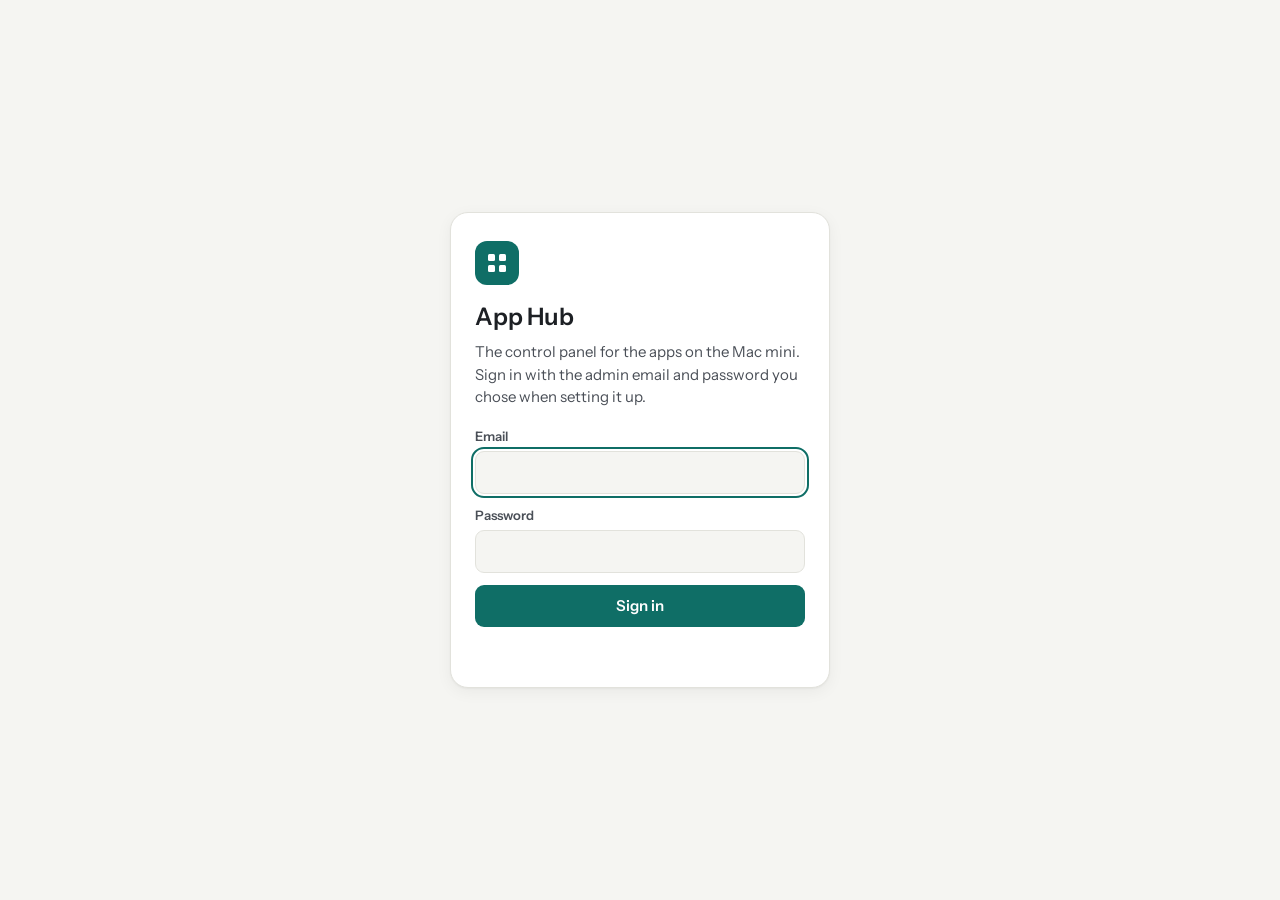
<file: hub/pb_public/index.html>
<!doctype html>
<html lang="en-CA">
<head>
<meta charset="utf-8">
<script>
  // Served at …/hub? Add the trailing slash so the page's relative file addresses resolve inside /hub/.
  if (!location.pathname.endsWith("/") && !/\.[a-z]+$/i.test(location.pathname)) location.replace(location.pathname + "/" + location.search + location.hash);
</script>
<meta name="viewport" content="width=device-width, initial-scale=1, viewport-fit=cover">
<title>App Hub</title>
<meta name="description" content="Control panel for the apps on the Mac mini.">
<meta name="theme-color" content="#f5f5f2" media="(prefers-color-scheme: light)">
<meta name="theme-color" content="#131416" media="(prefers-color-scheme: dark)">
<meta name="apple-mobile-web-app-capable" content="yes">
<meta name="mobile-web-app-capable" content="yes">
<meta name="apple-mobile-web-app-title" content="App Hub">
<link rel="manifest" href="api/hub/manifest">
<link rel="icon" type="image/png" sizes="32x32" href="api/hub/icon/32">
<link rel="apple-touch-icon" href="api/hub/icon/180">
<link rel="preconnect" href="https://fonts.googleapis.com">
<link rel="preconnect" href="https://fonts.gstatic.com" crossorigin>
<link rel="stylesheet" href="https://fonts.googleapis.com/css2?family=Instrument+Sans:wght@400;500;600;700&display=swap">
<link rel="stylesheet" href="css/hub.css">
</head>
<body class="signed-out">

<div class="login" id="login" hidden>
  <form class="login-card" id="loginForm" novalidate>
    <span class="mark" aria-hidden="true"><svg viewBox="0 0 24 24"><rect width="7" height="7" x="3" y="3" rx="1.5"/><rect width="7" height="7" x="14" y="3" rx="1.5"/><rect width="7" height="7" x="14" y="14" rx="1.5"/><rect width="7" height="7" x="3" y="14" rx="1.5"/></svg></span>
    <h1>App Hub</h1>
    <p>The control panel for the apps on the Mac mini. Sign in with the admin email and password you chose when setting it up.</p>
    <div class="field"><label for="l-email">Email</label><input id="l-email" type="email" autocomplete="username" inputmode="email" required></div>
    <div class="field"><label for="l-pass">Password</label><input id="l-pass" type="password" autocomplete="current-password" required></div>
    <button class="btn primary wide" type="submit">Sign in</button>
    <p class="meta" id="loginMsg" role="status"></p>
  </form>
</div>

<div class="shell" id="shell" hidden>
  <header class="top">
    <div class="brand"><span class="mark sm" aria-hidden="true"><svg viewBox="0 0 24 24"><rect width="7" height="7" x="3" y="3" rx="1.5"/><rect width="7" height="7" x="14" y="3" rx="1.5"/><rect width="7" height="7" x="14" y="14" rx="1.5"/><rect width="7" height="7" x="3" y="14" rx="1.5"/></svg></span>App Hub</div>
    <nav class="tabs" id="tabs" aria-label="Sections">
      <button type="button" data-tab="apps" aria-current="page"><i data-ico="grid"></i><span>Apps</span></button>
      <button type="button" data-tab="look"><i data-ico="palette"></i><span>Look</span></button>
      <button type="button" data-tab="lists"><i data-ico="list"></i><span>Lists</span></button>
      <button type="button" data-tab="ask"><i data-ico="chat"></i><span>Ask Claude</span></button>
      <button type="button" data-tab="history"><i data-ico="history"></i><span>History</span></button>
    </nav>
    <button class="icon-btn" type="button" id="signOut" title="Sign out" aria-label="Sign out"><i data-ico="logout"></i></button>
  </header>

  <main>
    <!-- Apps: what's running, and the watchdog's recent activity -->
    <section class="view" id="view-apps">
      <div class="summary" id="summary"></div>
      <div class="app-grid" id="appGrid"></div>
      <div class="card">
        <div class="card-head"><h2>Recent activity</h2><span class="meta">From the watchdog and nightly updates</span></div>
        <ol class="events" id="events"></ol>
      </div>
    </section>

    <!-- Look: colors, fonts, logo and icon, with a live preview of the real app -->
    <section class="view" id="view-look" hidden>
      <div class="picker-row"><label for="lookApp">App</label><select id="lookApp"></select></div>
      <div class="look-layout">
        <div class="look-settings">
          <div class="card">
            <div class="card-head"><h2>Name</h2></div>
            <div class="field"><label for="lk-name">App name</label><input id="lk-name" maxlength="60"><span class="hint">Shown in the browser tab.</span></div>
            <div class="field"><label for="lk-short">Home-screen name</label><input id="lk-short" maxlength="20"><span class="hint">Under the icon on phones. Keep it short.</span></div>
          </div>
          <div class="card">
            <div class="card-head"><h2>Colors</h2><button class="link-btn" type="button" id="resetColors">Back to original</button></div>
            <div class="presets" id="presets" aria-label="Ready-made color sets"></div>
            <div class="colors" id="colors"></div>
            <p class="warn-note" id="contrastWarn" hidden></p>
            <p class="hint">In dark mode the backgrounds stay dark, and your colors are lightened so they stay easy to read.</p>
          </div>
          <div class="card">
            <div class="card-head"><h2>Fonts</h2></div>
            <div class="font-pick" id="fontBody"></div>
            <div class="font-pick" id="fontHeading"></div>
          </div>
          <div class="card">
            <div class="card-head"><h2>Corners</h2><span class="meta" id="radiusVal"></span></div>
            <div class="slider"><span>Square</span><input type="range" id="lk-radius" min="0" max="24" step="1" aria-label="Corner roundness"><span>Round</span></div>
          </div>
          <div class="card">
            <div class="card-head"><h2>Logo and icon</h2></div>
            <div class="pic-row">
              <div class="pic logo" id="logoPic"></div>
              <div class="pic-text"><b>Logo</b><span class="hint">Replaces the name at the top of the app. A wide picture with a see-through background works best.</span>
                <div class="pic-btns"><label class="btn outline sm"><i data-ico="upload"></i>Choose picture<input type="file" accept="image/*" id="logoFile" hidden></label><button class="btn ghost sm" type="button" id="logoRemove">Remove</button></div></div>
            </div>
            <div class="pic-row">
              <div class="pic icon" id="iconPic"></div>
              <div class="pic-text"><b>Home-screen icon</b><span class="hint">A square picture. Phones that already added the app may need to remove and add it again to show a new icon.</span>
                <div class="pic-btns"><label class="btn outline sm"><i data-ico="upload"></i>Choose picture<input type="file" accept="image/*" id="iconFile" hidden></label><button class="btn ghost sm" type="button" id="iconRemove">Remove</button></div></div>
            </div>
          </div>
        </div>
        <div class="look-preview">
          <div class="preview-head"><b>Preview</b><span class="meta">The real app, with your changes</span></div>
          <div class="phone"><iframe id="previewFrame" title="Preview of the app" loading="lazy"></iframe></div>
        </div>
      </div>
      <div class="savebar" id="lookSave" hidden>
        <span>Unsaved changes</span>
        <button class="btn ghost" type="button" id="lookDiscard">Discard</button>
        <button class="btn primary" type="button" id="lookSaveBtn">Save</button>
      </div>
    </section>

    <!-- Lists: dropdown choices kept in each app -->
    <section class="view" id="view-lists" hidden>
      <div class="picker-row"><label for="listApp">App</label><select id="listApp"></select></div>
      <p class="lead">Drag <i data-ico="grip" class="inline"></i> to reorder. Changes reach everyone using the app as soon as you save.</p>
      <div id="lists"></div>
    </section>

    <!-- Ask Claude -->
    <section class="view" id="view-ask" hidden>
      <div class="agent-bar" id="agentBar"></div>
      <div class="chat" id="chat" aria-live="polite"></div>
      <div class="approve" id="approve" hidden>
        <span>Claude is waiting for your go-ahead.</span>
        <button class="btn ghost sm" type="button" data-say="No, don't do that.">No</button>
        <button class="btn primary sm" type="button" data-say="Yes, go ahead.">Yes, go ahead</button>
      </div>
      <form class="composer" id="composer">
        <textarea id="msg" rows="1" placeholder="Ask Claude about the apps…" aria-label="Message to Claude"></textarea>
        <button class="btn primary icon-only" type="submit" aria-label="Send"><i data-ico="send"></i></button>
      </form>
    </section>

    <!-- History: every change made here, with undo -->
    <section class="view" id="view-history" hidden>
      <div class="card">
        <div class="card-head"><h2>Changes</h2><span class="meta">Made in this control panel</span></div>
        <ol class="changes" id="changes"></ol>
      </div>
    </section>
  </main>
</div>

<div class="toast" id="toast" role="status" aria-live="polite"><span id="toastText"></span><button type="button" id="toastAction" hidden></button></div>

<script src="vendor/pocketbase.umd.js"></script>
<script src="vendor/sortable.min.js"></script>
<script src="js/hub.js"></script>
</body>
</html>
</file>
<file: hub/pb_public/css/hub.css>
/* App Hub control panel. Tokens first; dark mode follows the phone's setting. */
:root {
  --bg: #f5f5f2;
  --surface: #ffffff;
  --surface-2: #efefeb;
  --ink: #1d2024;
  --ink-2: #4a4f57;
  --muted: #72777f;
  --line: #e2e2dc;
  --accent: #0f6e66;
  --accent-ink: #ffffff;
  --accent-soft: #e2f0ee;
  --ok: #1b7f45;
  --ok-soft: #e4f3e9;
  --warn: #945600;
  --warn-soft: #fbefd9;
  --bad: #b42318;
  --bad-soft: #fdebe9;
  --radius: 14px;
  --radius-sm: 9px;
  --shadow: 0 1px 2px rgb(0 0 0 / .04), 0 4px 16px rgb(0 0 0 / .05);
  --font: "Instrument Sans", ui-sans-serif, system-ui, -apple-system, "Segoe UI", sans-serif;
  color-scheme: light;
}
@media (prefers-color-scheme: dark) {
  :root {
    --bg: #131416;
    --surface: #1b1c1f;
    --surface-2: #25272b;
    --ink: #ececee;
    --ink-2: #c3c5ca;
    --muted: #8d9098;
    --line: #313338;
    --accent: #4fc2b4;
    --accent-ink: #0b1f1c;
    --accent-soft: #173330;
    --ok: #5cc98a;
    --ok-soft: #173024;
    --warn: #e5a94f;
    --warn-soft: #33281a;
    --bad: #f07a6e;
    --bad-soft: #3a1d1a;
    --shadow: none;
    color-scheme: dark;
  }
}

* { box-sizing: border-box; }
html, body { margin: 0; }
body { background: var(--bg); color: var(--ink); font: 15px/1.5 var(--font); -webkit-font-smoothing: antialiased; }
button, input, select, textarea { font: inherit; color: inherit; }
[hidden] { display: none !important; }
h1, h2, h3 { margin: 0; font-weight: 600; letter-spacing: -.01em; }
h2 { font-size: 16px; }
a { color: var(--accent); }
.meta, .hint { color: var(--muted); font-size: 13px; }
.hint { display: block; margin-top: 4px; }
.lead { color: var(--ink-2); margin: 0 0 14px; }

/* Icons (drawn by js/hub.js from the set at its top) */
.icon { width: 18px; height: 18px; flex: none; fill: none; stroke: currentColor; stroke-width: 2; stroke-linecap: round; stroke-linejoin: round; }
.icon.sm { width: 15px; height: 15px; }
.inline .icon { width: 15px; height: 15px; vertical-align: -3px; }

/* Buttons */
.btn { display: inline-flex; align-items: center; justify-content: center; gap: 6px; border: 1px solid transparent; border-radius: var(--radius-sm);
  padding: 9px 15px; font-weight: 600; cursor: pointer; background: var(--surface-2); color: var(--ink); text-decoration: none; min-height: 40px; }
.btn.primary { background: var(--accent); color: var(--accent-ink); }
.btn.primary:hover { filter: brightness(1.06); }
.btn.outline { background: transparent; border-color: var(--line); }
.btn.ghost { background: transparent; color: var(--ink-2); }
.btn.danger { color: var(--bad); }
.btn.sm { padding: 6px 11px; font-size: 13.5px; min-height: 34px; }
.btn.wide { width: 100%; }
.btn.icon-only { padding: 0; width: 44px; height: 44px; flex: none; }
.btn:disabled { opacity: .55; cursor: default; }
.btn:focus-visible, .icon-btn:focus-visible, input:focus-visible, select:focus-visible, textarea:focus-visible, .tabs button:focus-visible {
  outline: 2px solid var(--accent); outline-offset: 2px; }
.icon-btn { display: inline-grid; place-items: center; width: 40px; height: 40px; border: 0; border-radius: var(--radius-sm); background: transparent; color: var(--ink-2); cursor: pointer; }
.icon-btn:hover { background: var(--surface-2); }
.link-btn { border: 0; background: none; padding: 0; color: var(--accent); cursor: pointer; font-size: 13.5px; font-weight: 500; }

/* Fields */
.field { display: flex; flex-direction: column; gap: 5px; margin-bottom: 12px; }
.field:last-child { margin-bottom: 0; }
.field label { font-size: 13px; font-weight: 600; color: var(--ink-2); }
input[type=text], input[type=email], input[type=password], input[type=number], input:not([type]), select, textarea {
  width: 100%; border: 1px solid var(--line); background: var(--bg); border-radius: var(--radius-sm); padding: 9px 11px; min-height: 40px; }
select { appearance: none; background-image: linear-gradient(45deg, transparent 50%, var(--muted) 50%), linear-gradient(135deg, var(--muted) 50%, transparent 50%);
  background-position: calc(100% - 17px) 50%, calc(100% - 12px) 50%; background-size: 5px 5px; background-repeat: no-repeat; padding-right: 32px; }

/* Sign in */
.login { min-height: 100dvh; display: grid; place-items: center; padding: 24px 16px; }
.login-card { width: 100%; max-width: 380px; background: var(--surface); border: 1px solid var(--line); border-radius: 18px; padding: 28px 24px; box-shadow: var(--shadow); }
.login-card h1 { font-size: 24px; margin: 14px 0 6px; }
.login-card p { color: var(--ink-2); margin: 0 0 18px; }
.login-card .meta { margin: 12px 0 0; min-height: 1.5em; }
.mark { display: inline-grid; place-items: center; width: 44px; height: 44px; border-radius: 12px; background: var(--accent); color: var(--accent-ink); }
.mark svg { width: 24px; height: 24px; fill: currentColor; }
.mark.sm { width: 28px; height: 28px; border-radius: 8px; }
.mark.sm svg { width: 16px; height: 16px; }

/* Shell */
.top { position: sticky; top: 0; z-index: 20; display: flex; align-items: center; gap: 16px; padding: 10px max(16px, env(safe-area-inset-left));
  background: color-mix(in srgb, var(--bg) 88%, transparent); backdrop-filter: blur(12px); -webkit-backdrop-filter: blur(12px); border-bottom: 1px solid var(--line); }
.brand { display: flex; align-items: center; gap: 9px; font-weight: 700; font-size: 17px; letter-spacing: -.01em; margin-right: auto; }
.tabs { display: flex; gap: 2px; }
.tabs button { display: flex; align-items: center; gap: 7px; border: 0; background: none; padding: 8px 12px; border-radius: var(--radius-sm); color: var(--ink-2); font-weight: 500; cursor: pointer; position: relative; }
.tabs button:hover { background: var(--surface-2); }
.tabs button[aria-current=page] { color: var(--accent); background: var(--accent-soft); }
.tabs .badge { position: absolute; top: 5px; right: 6px; width: 8px; height: 8px; border-radius: 50%; background: var(--bad); }
main { max-width: 1180px; margin: 0 auto; padding: 20px 16px 40px; }

@media (min-width: 761px) { .brand { margin-right: 8px; } .tabs { margin-right: auto; } }
@media (max-width: 760px) {
  /* A blurred header would hold the fixed tab bar at the top instead of the bottom of the screen. */
  .top { backdrop-filter: none; -webkit-backdrop-filter: none; background: var(--bg); }
  .tabs { position: fixed; z-index: 30; left: 0; right: 0; bottom: 0; justify-content: space-around; padding: 6px 4px calc(6px + env(safe-area-inset-bottom));
    background: color-mix(in srgb, var(--surface) 92%, transparent); backdrop-filter: blur(14px); -webkit-backdrop-filter: blur(14px); border-top: 1px solid var(--line); }
  .tabs button { flex-direction: column; gap: 2px; font-size: 11px; padding: 6px 4px; flex: 1; min-width: 0; }
  .tabs button[aria-current=page] { background: none; }
  .tabs button .icon { width: 22px; height: 22px; }
  .tabs .badge { right: calc(50% - 16px); }
  main { padding-bottom: calc(96px + env(safe-area-inset-bottom)); }
}

/* Cards */
.card { background: var(--surface); border: 1px solid var(--line); border-radius: var(--radius); padding: 16px 18px 18px; box-shadow: var(--shadow); margin-bottom: 16px; min-width: 0; }
.card-head { display: flex; align-items: baseline; justify-content: space-between; gap: 10px; flex-wrap: wrap; margin-bottom: 12px; }
.card-head p { margin: 2px 0 0; flex-basis: 100%; }
.empty { color: var(--muted); padding: 8px 0; margin: 0; }
.picker-row { display: flex; align-items: center; gap: 10px; margin-bottom: 16px; }
.picker-row label { font-weight: 600; color: var(--ink-2); }
.picker-row select { width: auto; min-width: 220px; background-color: var(--surface); font-weight: 600; }

/* Apps */
.summary { display: flex; align-items: center; gap: 12px; padding: 14px 16px; border-radius: var(--radius); margin-bottom: 16px; font-weight: 600; }
.summary.ok { background: var(--ok-soft); color: var(--ok); }
.summary.warn { background: var(--warn-soft); color: var(--warn); }
.summary .icon { width: 22px; height: 22px; }
.summary small { display: block; font-weight: 400; color: var(--ink-2); }
.app-grid { display: grid; grid-template-columns: repeat(auto-fill, minmax(300px, 1fr)); gap: 16px; margin-bottom: 16px; }
.app-grid .card { margin: 0; display: flex; flex-direction: column; gap: 12px; }
.app-top { display: flex; align-items: flex-start; justify-content: space-between; gap: 10px; }
.app-top h3 { font-size: 17px; }
.pill { display: inline-flex; align-items: center; gap: 6px; border-radius: 999px; padding: 3px 10px; font-size: 12.5px; font-weight: 600; white-space: nowrap; }
.pill::before { content: ""; width: 7px; height: 7px; border-radius: 50%; background: currentColor; }
.pill.ok { background: var(--ok-soft); color: var(--ok); }
.pill.warn { background: var(--warn-soft); color: var(--warn); }
.pill.bad { background: var(--bad-soft); color: var(--bad); }
.pill.off { background: var(--surface-2); color: var(--muted); }
.facts { display: grid; gap: 4px; margin: 0; font-size: 13.5px; color: var(--ink-2); }
.facts div { display: flex; gap: 8px; }
.facts dt { color: var(--muted); min-width: 92px; }
.facts dd { margin: 0; }
.problem { display: flex; gap: 8px; align-items: flex-start; background: var(--warn-soft); color: var(--warn); border-radius: var(--radius-sm); padding: 8px 10px; font-size: 13.5px; }
.problem .icon { margin-top: 2px; }
.app-btns { display: flex; gap: 8px; flex-wrap: wrap; margin-top: auto; }
.events { list-style: none; margin: 0; padding: 0; display: flex; flex-direction: column; }
.events li { display: grid; grid-template-columns: 92px 1fr; gap: 12px; padding: 8px 0; border-top: 1px solid var(--line); font-size: 14px; }
.events li:first-child { border-top: 0; }
.events time { color: var(--muted); font-size: 13px; }

/* Look */
.look-layout { display: grid; grid-template-columns: minmax(0, 1fr) 400px; gap: 20px; align-items: start; }
.look-preview { position: sticky; top: 76px; }
.preview-head { display: flex; justify-content: space-between; align-items: baseline; margin-bottom: 8px; }
.phone { border: 10px solid #1f2023; border-radius: 34px; overflow: hidden; background: #1f2023; box-shadow: var(--shadow); height: min(760px, calc(100dvh - 140px)); }
.phone iframe { width: 100%; height: 100%; border: 0; background: var(--bg); display: block; border-radius: 24px; }
@media (max-width: 960px) {
  .look-layout { grid-template-columns: 1fr; }
  .look-preview { position: static; order: -1; }
  .phone { height: 420px; border-width: 8px; border-radius: 26px; }
}
.presets { display: flex; gap: 8px; flex-wrap: wrap; margin-bottom: 14px; }
.preset { display: inline-flex; align-items: center; gap: 7px; border: 1px solid var(--line); background: var(--surface); border-radius: 999px; padding: 5px 11px 5px 6px; cursor: pointer; font-size: 13px; font-weight: 500; }
.preset:hover { border-color: var(--muted); }
.preset .dots { display: inline-flex; }
.preset .dots i { width: 16px; height: 16px; border-radius: 50%; border: 2px solid var(--surface); margin-left: -5px; }
.preset .dots i:first-child { margin-left: 0; }
.colors { display: grid; grid-template-columns: repeat(auto-fill, minmax(230px, 1fr)); gap: 10px; }
.color { display: grid; grid-template-columns: 44px 1fr auto; gap: 10px; align-items: center; padding: 8px; border: 1px solid var(--line); border-radius: var(--radius-sm); }
.color input[type=color] { width: 44px; height: 44px; border: 1px solid var(--line); border-radius: 10px; padding: 0; background: none; cursor: pointer; }
.color input[type=color]::-webkit-color-swatch-wrapper { padding: 0; }
.color input[type=color]::-webkit-color-swatch { border: 0; border-radius: 9px; }
.color input[type=color]::-moz-color-swatch { border: 0; border-radius: 9px; }
.color b { display: block; font-size: 14px; }
.color span { display: block; font-size: 12.5px; color: var(--muted); line-height: 1.3; }
.color code { font-size: 12px; color: var(--muted); }
.warn-note { background: var(--warn-soft); color: var(--warn); border-radius: var(--radius-sm); padding: 8px 10px; font-size: 13.5px; margin: 12px 0 0; }
.font-pick { margin-bottom: 12px; }
.font-pick:last-child { margin-bottom: 0; }
.font-pick > b { display: block; font-size: 13px; color: var(--ink-2); margin-bottom: 6px; }
.font-list { display: grid; grid-template-columns: repeat(auto-fill, minmax(140px, 1fr)); gap: 8px; }
.font-opt { text-align: left; border: 1px solid var(--line); background: var(--surface); border-radius: var(--radius-sm); padding: 8px 10px; cursor: pointer; }
.font-opt .aa { display: block; font-size: 22px; line-height: 1.2; }
.font-opt small { color: var(--muted); font-family: var(--font); font-size: 12px; }
.font-opt[aria-checked=true] { border-color: var(--accent); box-shadow: 0 0 0 1px var(--accent); background: var(--accent-soft); }
.slider { display: flex; align-items: center; gap: 12px; color: var(--muted); font-size: 13px; }
.slider input { flex: 1; accent-color: var(--accent); }
.pic-row { display: flex; gap: 14px; align-items: flex-start; padding: 12px 0; border-top: 1px solid var(--line); }
.pic-row:first-of-type { border-top: 0; padding-top: 0; }
.pic { flex: none; display: grid; place-items: center; background: repeating-conic-gradient(var(--surface-2) 0 25%, var(--surface) 0 50%) 0 0 / 14px 14px; border: 1px solid var(--line); overflow: hidden; color: var(--muted); font-size: 12px; text-align: center; }
.pic.logo { width: 120px; height: 64px; border-radius: 10px; }
.pic.icon { width: 64px; height: 64px; border-radius: 15px; }
.pic img { max-width: 100%; max-height: 100%; display: block; }
.pic.icon img { width: 100%; height: 100%; object-fit: cover; }
.pic-text { display: flex; flex-direction: column; gap: 2px; min-width: 0; }
.pic-btns { display: flex; gap: 6px; flex-wrap: wrap; margin-top: 8px; }
.savebar { position: sticky; bottom: 16px; z-index: 25; display: flex; align-items: center; gap: 8px; margin-top: 8px; padding: 10px 10px 10px 16px;
  background: var(--ink); color: var(--bg); border-radius: 14px; box-shadow: 0 10px 30px rgb(0 0 0 / .25); max-width: 520px; }
.savebar span { margin-right: auto; font-weight: 600; }
.savebar .btn.ghost { color: var(--bg); }
@media (max-width: 760px) { .savebar { bottom: calc(76px + env(safe-area-inset-bottom)); } }

/* Lists */
.list-card .card-head { margin-bottom: 4px; }
.list-card > .hint { margin: 0 0 12px; }
.rows { display: flex; flex-direction: column; gap: 6px; }
.rows[data-rows]:empty::before { content: "Nothing here yet."; color: var(--muted); font-size: 13.5px; }
.row { display: flex; align-items: center; gap: 6px; background: var(--surface); }
.row input { min-height: 38px; padding: 7px 10px; }
.row .grow { flex: 1; min-width: 0; }
.row .cols { flex: 1; min-width: 0; display: grid; grid-template-columns: repeat(auto-fit, minmax(110px, 1fr)); gap: 6px; }
.handle { display: grid; place-items: center; width: 28px; height: 38px; color: var(--muted); cursor: grab; flex: none; touch-action: none; }
.handle:active { cursor: grabbing; }
.x-btn { display: grid; place-items: center; width: 34px; height: 38px; border: 0; background: none; color: var(--muted); border-radius: 8px; cursor: pointer; flex: none; }
.x-btn:hover { color: var(--bad); background: var(--bad-soft); }
.sortable-ghost { opacity: .35; }
.sortable-chosen { box-shadow: 0 6px 18px rgb(0 0 0 / .12); border-radius: var(--radius-sm); }
.add-row { display: flex; gap: 6px; margin-top: 10px; }
.add-row input { flex: 1; }
.label-row { display: grid; grid-template-columns: minmax(80px, 140px) 1fr auto; gap: 10px; align-items: center; }
.label-row .was { color: var(--muted); font-size: 13.5px; }
.label-row .swatch { display: flex; align-items: center; gap: 4px; }
.label-row input[type=color] { width: 38px; height: 38px; border: 1px solid var(--line); border-radius: 9px; padding: 0; background: none; cursor: pointer; }
.group { border: 1px solid var(--line); border-radius: var(--radius-sm); padding: 8px 8px 10px; background: var(--surface); }
.group + .group { margin-top: 8px; }
.group-head { display: flex; align-items: center; gap: 6px; margin-bottom: 6px; }
.group-head input { font-weight: 600; }
.group .rows { padding-left: 34px; }
.money { position: relative; width: 110px; flex: none; }
.money::before { content: "$"; position: absolute; left: 10px; top: 50%; transform: translateY(-50%); color: var(--muted); pointer-events: none; }
.money input { padding-left: 22px; }
.list-foot { display: flex; justify-content: flex-end; gap: 8px; margin-top: 14px; padding-top: 12px; border-top: 1px solid var(--line); }
.list-foot .meta { margin-right: auto; align-self: center; }

/* Ask Claude */
#view-ask:not([hidden]) { display: flex; flex-direction: column; min-height: calc(100dvh - 120px); max-width: 760px; margin: 0 auto; }
@media (max-width: 760px) { #view-ask:not([hidden]) { min-height: calc(100dvh - 190px); } }
.agent-bar { display: flex; align-items: center; gap: 10px; padding: 10px 14px; border-radius: var(--radius); background: var(--surface); border: 1px solid var(--line); font-size: 13.5px; color: var(--ink-2); margin-bottom: 12px; }
.agent-bar .dot { width: 9px; height: 9px; border-radius: 50%; background: var(--muted); flex: none; }
.agent-bar.online .dot { background: var(--ok); }
.agent-bar.busy .dot { background: var(--warn); animation: pulse 1.2s ease-in-out infinite; }
.agent-bar .meta { margin-left: auto; }
.setup-card { background: var(--surface); border: 1px dashed var(--line); border-radius: var(--radius); padding: 16px; margin-bottom: 12px; color: var(--ink-2); }
.setup-card code { background: var(--surface-2); padding: 2px 6px; border-radius: 6px; font-size: 13px; }
.chat { flex: 1; display: flex; flex-direction: column; gap: 10px; padding: 4px 0 16px; }
.bubble { max-width: 86%; padding: 10px 14px; border-radius: 18px; white-space: normal; overflow-wrap: anywhere; }
.bubble p { margin: 0 0 8px; }
.bubble p:last-child, .bubble ul:last-child { margin-bottom: 0; }
.bubble ul { margin: 0 0 8px; padding-left: 20px; }
.bubble code { background: rgb(127 127 127 / .15); padding: 1px 5px; border-radius: 5px; font-size: .92em; }
.bubble.you { align-self: flex-end; background: var(--accent); color: var(--accent-ink); border-bottom-right-radius: 6px; }
.bubble.claude { align-self: flex-start; background: var(--surface); border: 1px solid var(--line); border-bottom-left-radius: 6px; }
.bubble .by { display: flex; align-items: center; gap: 5px; font-size: 11.5px; opacity: .75; margin-top: 4px; }
.note { align-self: center; font-size: 12.5px; color: var(--muted); background: var(--surface-2); border-radius: 999px; padding: 4px 12px; text-align: center; max-width: 92%; }
.typing { align-self: flex-start; display: inline-flex; gap: 4px; padding: 12px 14px; background: var(--surface); border: 1px solid var(--line); border-radius: 18px; }
.typing i { width: 7px; height: 7px; border-radius: 50%; background: var(--muted); animation: pulse 1.2s ease-in-out infinite; }
.typing i:nth-child(2) { animation-delay: .2s; } .typing i:nth-child(3) { animation-delay: .4s; }
@keyframes pulse { 0%, 100% { opacity: .35; } 50% { opacity: 1; } }
.suggest { display: flex; flex-wrap: wrap; gap: 8px; justify-content: center; margin: auto 0 12px; }
.suggest button { border: 1px solid var(--line); background: var(--surface); border-radius: 999px; padding: 7px 13px; cursor: pointer; color: var(--ink-2); }
.suggest button:hover { border-color: var(--accent); color: var(--accent); }
.approve { display: flex; align-items: center; gap: 8px; flex-wrap: wrap; background: var(--accent-soft); border-radius: var(--radius); padding: 10px 12px; margin-bottom: 10px; }
.approve span { margin-right: auto; font-weight: 600; font-size: 14px; }
.composer { position: sticky; bottom: 12px; display: flex; gap: 8px; align-items: flex-end; background: var(--surface); border: 1px solid var(--line); border-radius: 22px; padding: 6px 6px 6px 14px; box-shadow: var(--shadow); }
@media (max-width: 760px) { .composer { bottom: calc(80px + env(safe-area-inset-bottom)); } }
.composer textarea { border: 0; background: none; resize: none; min-height: 44px; max-height: 180px; padding: 10px 0; }
.composer textarea:focus-visible { outline: none; }
.composer .btn.icon-only { border-radius: 50%; }

/* History */
.changes { list-style: none; margin: 0; padding: 0; }
.changes li { display: flex; align-items: center; gap: 12px; padding: 10px 0; border-top: 1px solid var(--line); }
.changes li:first-child { border-top: 0; }
.changes .what { flex: 1; min-width: 0; }
.changes .what b { display: block; font-weight: 500; }
.changes li.undone .what b { text-decoration: line-through; color: var(--muted); }

/* Toast */
.toast { position: fixed; left: 50%; bottom: 24px; transform: translate(-50%, 140%); z-index: 50; display: flex; align-items: center; gap: 14px; background: var(--ink); color: var(--bg);
  padding: 11px 16px; border-radius: 12px; box-shadow: 0 10px 30px rgb(0 0 0 / .25); transition: transform .25s ease, opacity .25s ease; max-width: calc(100vw - 32px); font-size: 14px;
  opacity: 0; pointer-events: none; }
.toast.show { transform: translate(-50%, 0); opacity: 1; pointer-events: auto; }
.toast.bad { background: var(--bad); color: #fff; }
.toast button { border: 0; background: none; color: inherit; font-weight: 700; text-decoration: underline; cursor: pointer; padding: 0; }
@media (max-width: 760px) { .toast { bottom: calc(84px + env(safe-area-inset-bottom)); } }
@media (prefers-reduced-motion: reduce) { .toast { transition: none; } .typing i, .agent-bar.busy .dot { animation: none; } }
.font-pick summary { display: flex; align-items: center; gap: 8px; cursor: pointer; padding: 10px 12px; border: 1px solid var(--line); border-radius: var(--radius-sm); list-style: none; }
.font-pick summary::-webkit-details-marker { display: none; }
.font-pick summary::after { content: "Change"; margin-left: auto; color: var(--accent); font-size: 13px; font-weight: 600; }
.font-pick details[open] summary { margin-bottom: 8px; }
.font-pick summary b { font-size: 13px; color: var(--ink-2); }
.font-pick summary span { font-size: 17px; }
</file>
